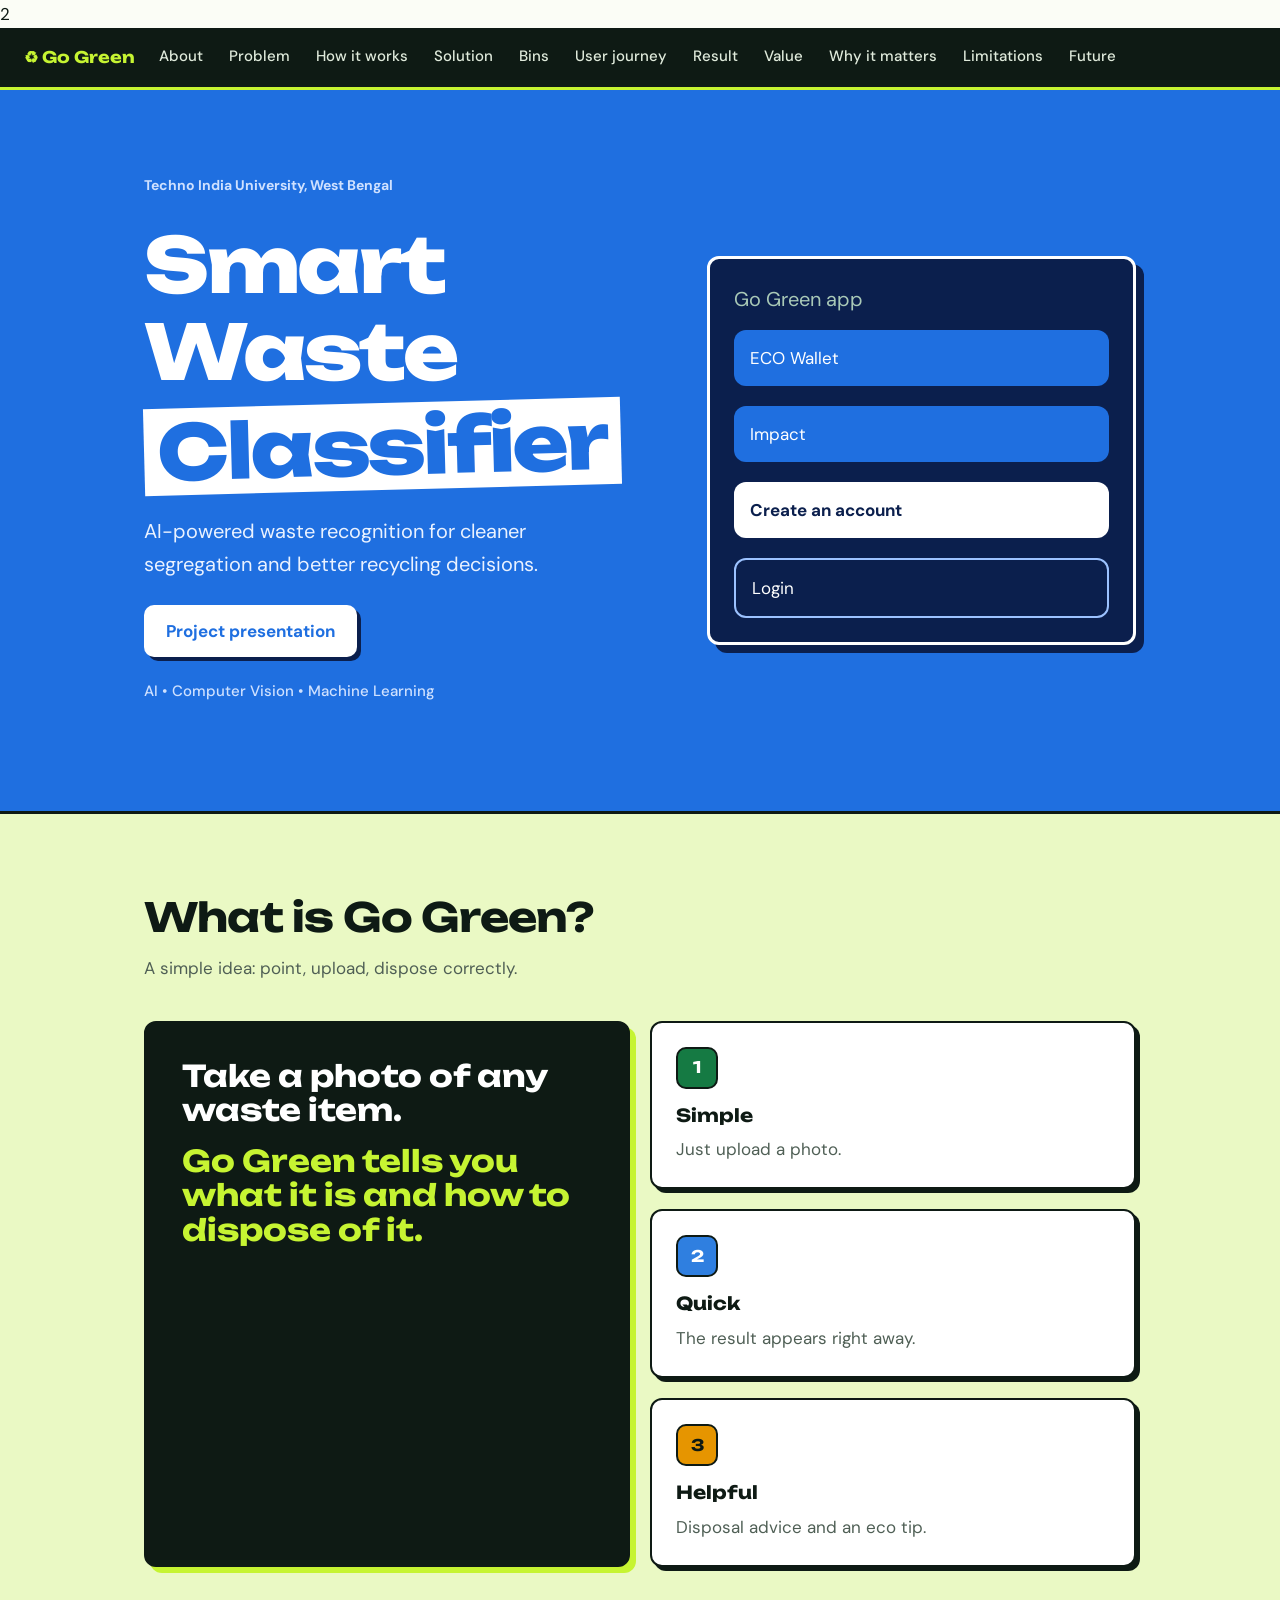
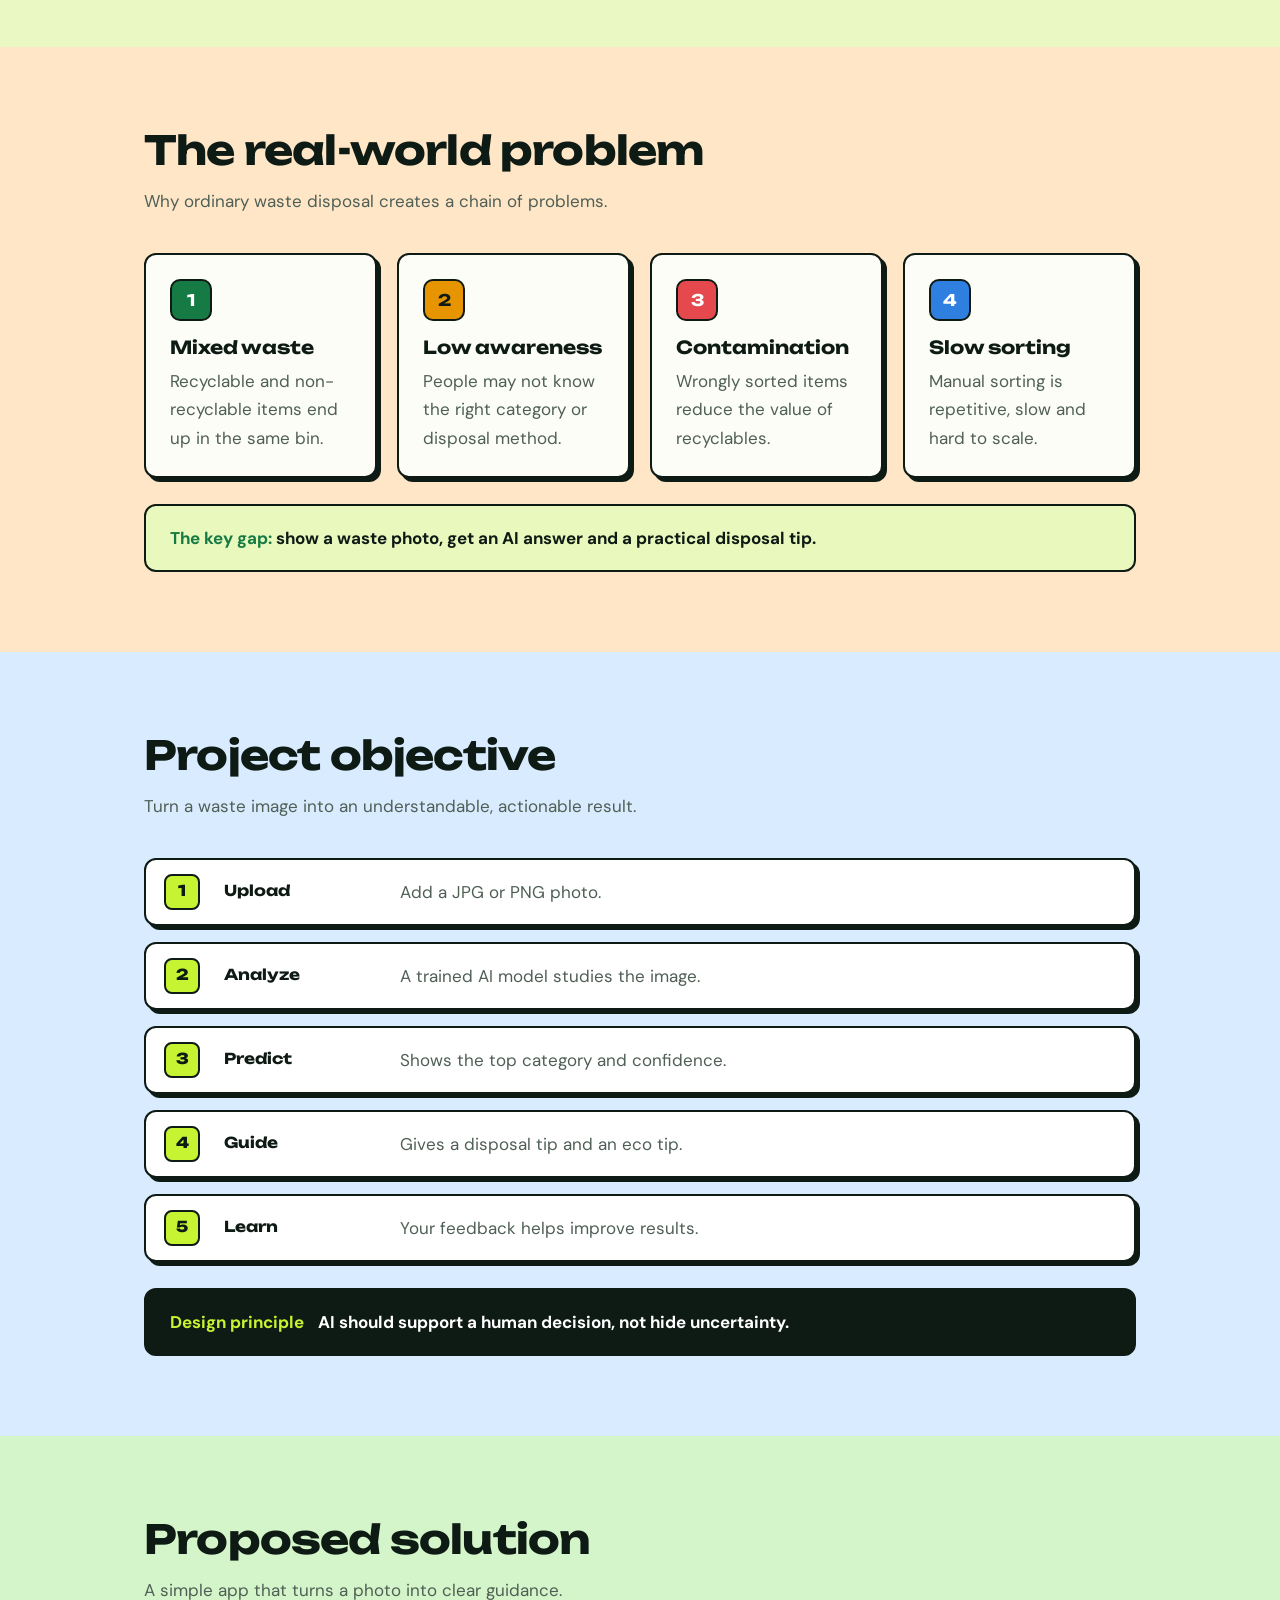
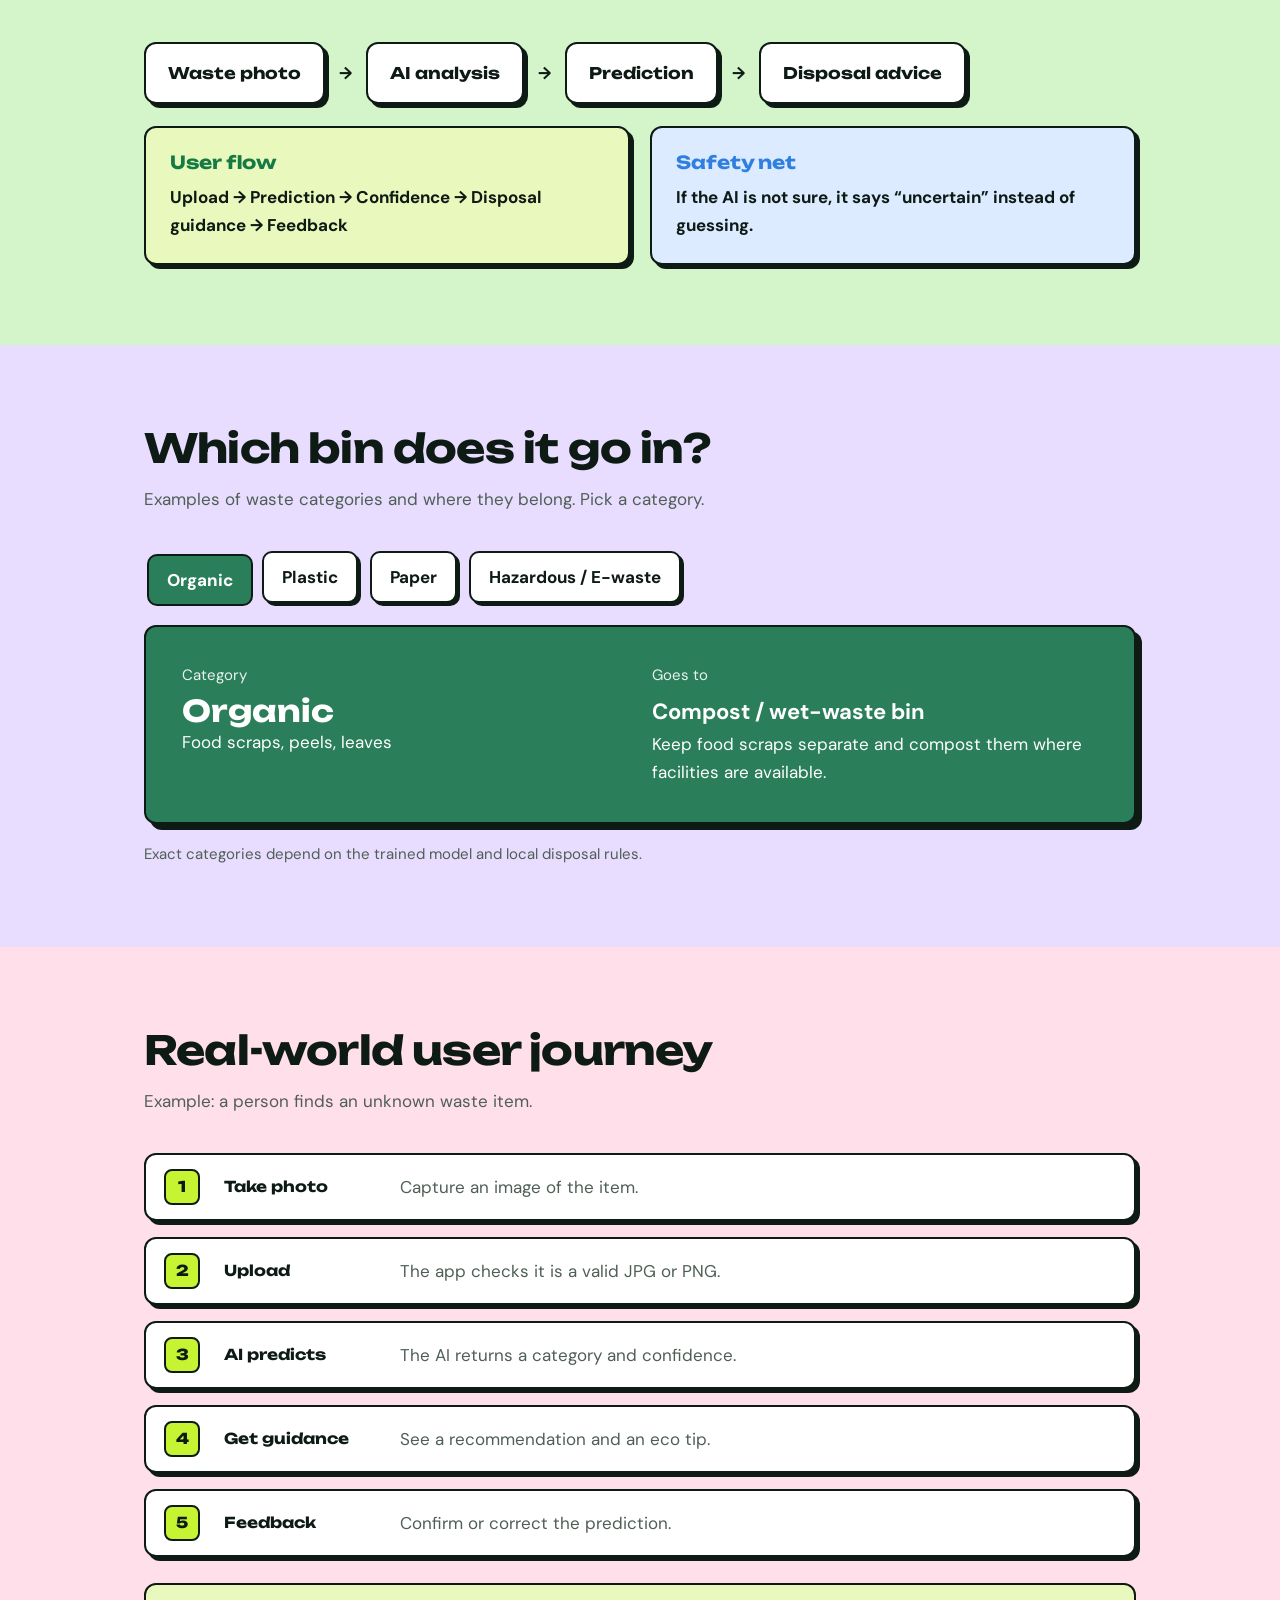
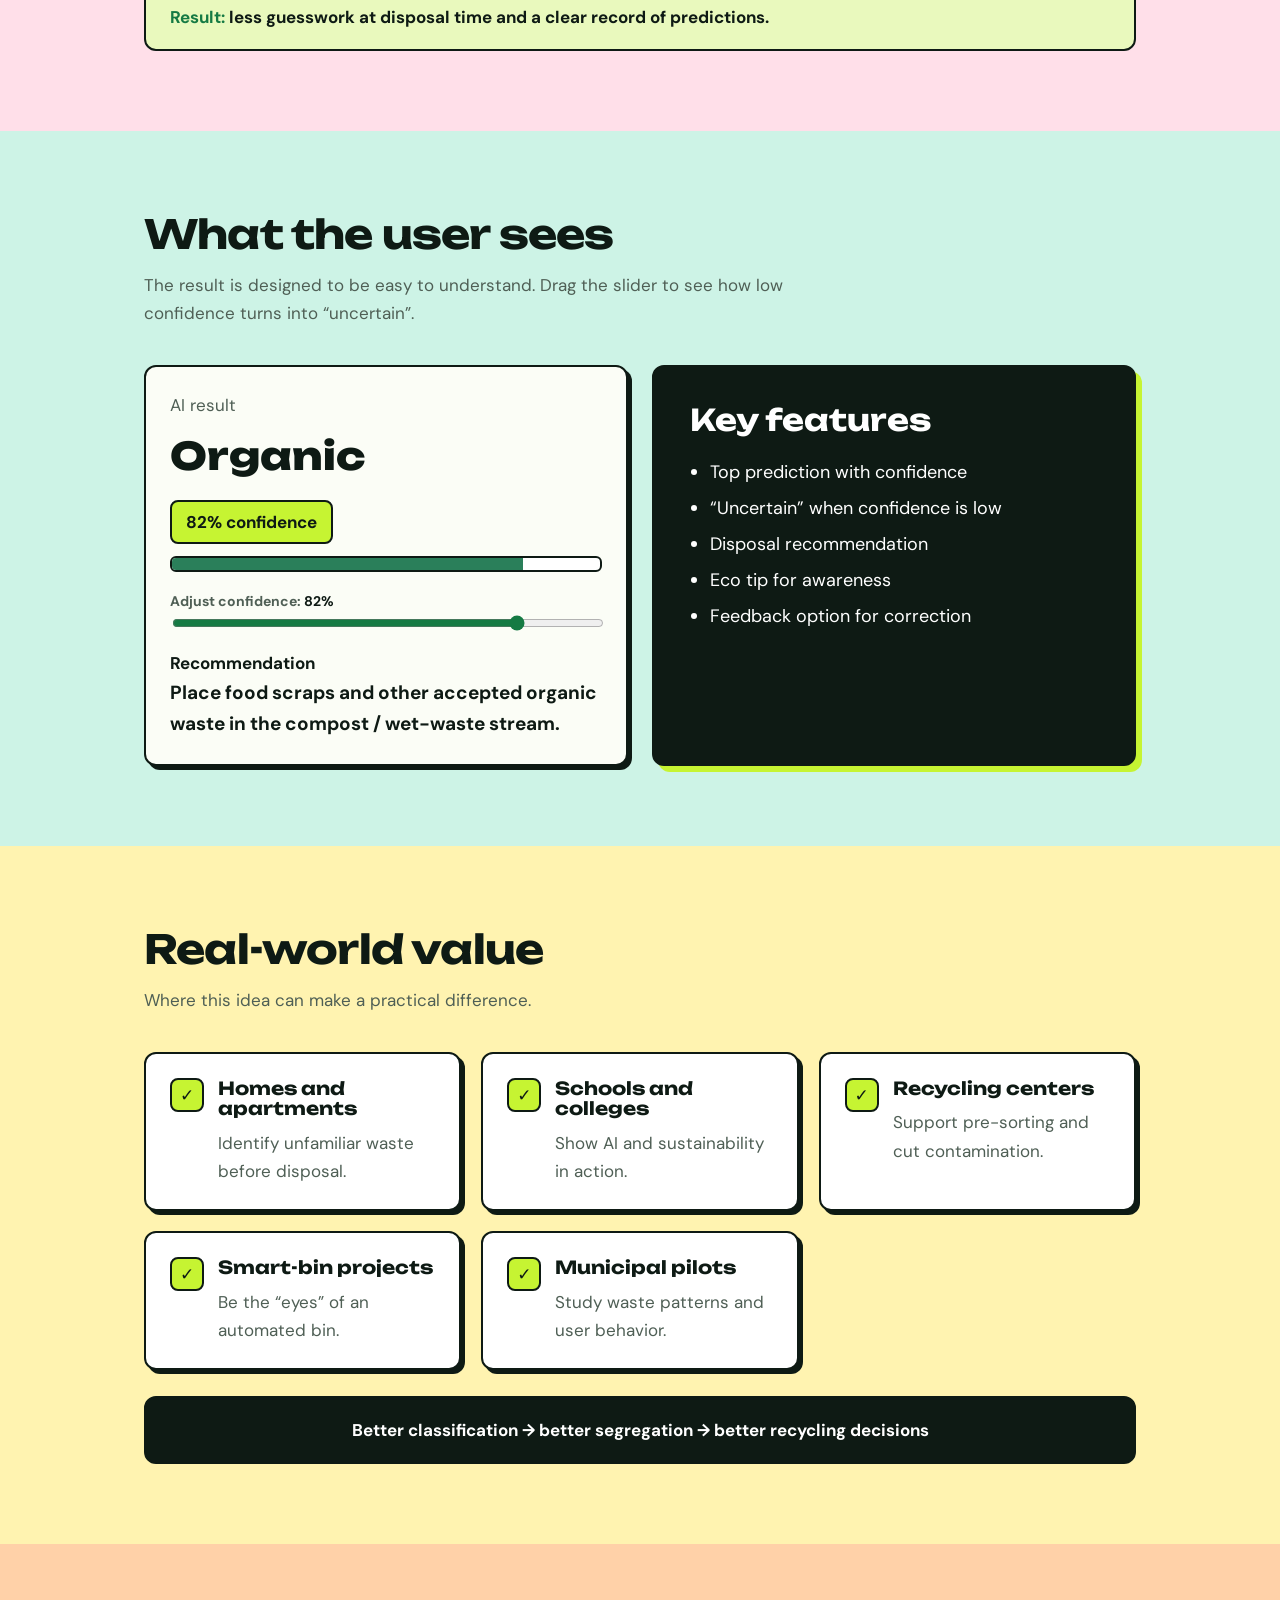
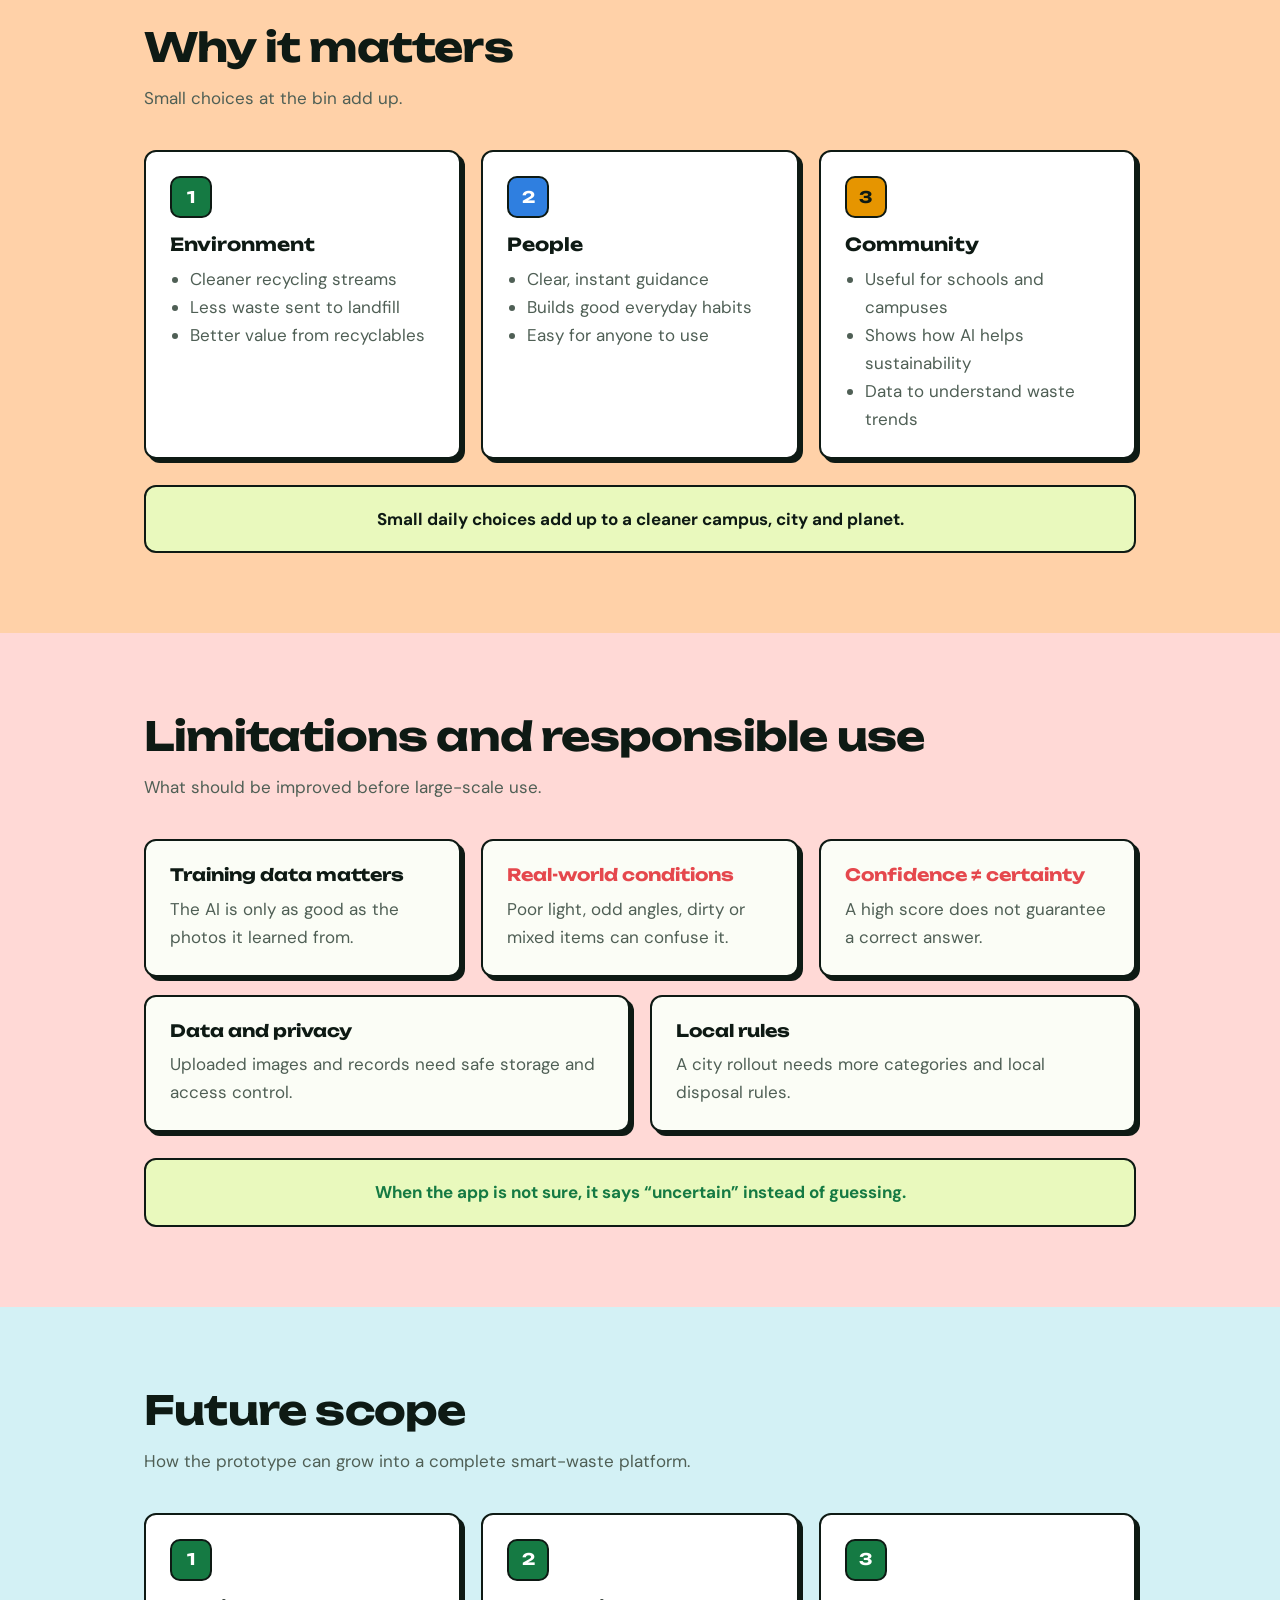
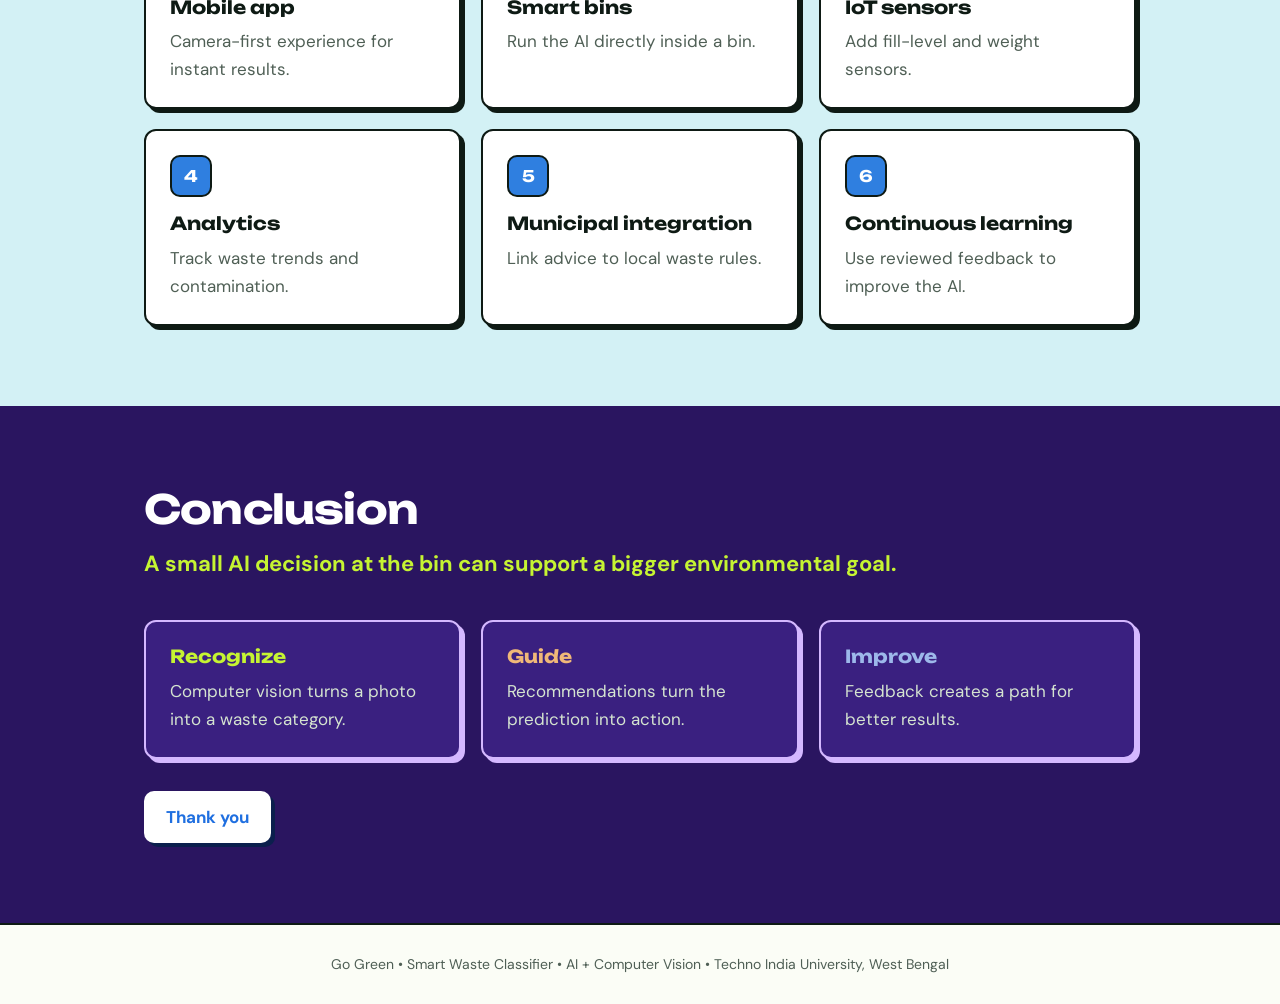
<file: index.html>
2<!DOCTYPE html>
<html lang="en">
<head>
<meta charset="utf-8">
<meta name="viewport" content="width=device-width, initial-scale=1, viewport-fit=cover">
<title>Go Green: Smart Waste Classifier</title>
<link rel="stylesheet" href="EVS.CSS">
</head>
<body>
<nav><b>♻ Go Green</b><a href="#about">About</a><a href="#problem">Problem</a><a href="#how">How it works</a><a href="#solution">Solution</a><a href="#bins">Bins</a><a href="#journey">User journey</a><a href="#result">Result</a><a href="#value">Value</a><a href="#matters">Why it matters</a><a href="#limits">Limitations</a><a href="#future">Future</a></nav>

<header class="hero"><div class="wrap">
<div>
<p class="uni" style="margin-top:0">Techno India University, West Bengal</p>
<h1>Smart Waste <span>Classifier</span></h1>
<p>AI-powered waste recognition for cleaner segregation and better recycling decisions.</p>
<span class="badge">Project presentation</span>
<p class="tags" style="margin-top:22px">AI • Computer Vision • Machine Learning</p>
</div>
<div class="card" style="background:#1d4a39;border-color:transparent;color:#fff">
<p style="color:#a9c9b7;margin:0">Go Green app</p>
<div class="grid" style="margin-top:14px">
<div style="background:#1f6fe0;border-radius:12px;padding:14px 16px">ECO Wallet</div>
<div style="background:#1f6fe0;border-radius:12px;padding:14px 16px">Impact</div>
<div style="background:#fff;color:#0b1f4d;border-radius:12px;padding:14px 16px;font-weight:700">Create an account</div>
<div style="border:2px solid #9cc2ff;border-radius:12px;padding:14px 16px">Login</div>
</div>
</div>
</div></header>

<section id="about"><div class="wrap">
<h2>What is Go Green?</h2>
<p class="sub">A simple idea: point, upload, dispose correctly.</p>
<div class="grid g2" style="align-items:stretch">
<div class="big"><h3>Take a photo of any waste item.</h3><h3>Go Green tells you what it is and how to dispose of it.</h3></div>
<div class="grid">
<div class="card"><div class="dot c-g">1</div><h3>Simple</h3><p>Just upload a photo.</p></div>
<div class="card"><div class="dot c-b">2</div><h3>Quick</h3><p>The result appears right away.</p></div>
<div class="card"><div class="dot c-a">3</div><h3>Helpful</h3><p>Disposal advice and an eco tip.</p></div>
</div></div>
</div></section>

<section id="problem" style="background:var(--surface)"><div class="wrap">
<h2>The real-world problem</h2>
<p class="sub">Why ordinary waste disposal creates a chain of problems.</p>
<div class="grid g4">
<div class="card" style="background:var(--bg)"><div class="dot c-g">1</div><h3>Mixed waste</h3><p>Recyclable and non-recyclable items end up in the same bin.</p></div>
<div class="card" style="background:var(--bg)"><div class="dot c-a">2</div><h3>Low awareness</h3><p>People may not know the right category or disposal method.</p></div>
<div class="card" style="background:var(--bg)"><div class="dot c-r">3</div><h3>Contamination</h3><p>Wrongly sorted items reduce the value of recyclables.</p></div>
<div class="card" style="background:var(--bg)"><div class="dot c-b">4</div><h3>Slow sorting</h3><p>Manual sorting is repetitive, slow and hard to scale.</p></div>
</div>
<div class="band"><em>The key gap:</em> show a waste photo, get an AI answer and a practical disposal tip.</div>
</div></section>

<section id="how"><div class="wrap">
<h2>Project objective</h2>
<p class="sub">Turn a waste image into an understandable, actionable result.</p>
<ol class="steps">
<li><strong>Upload</strong><span>Add a JPG or PNG photo.</span></li>
<li><strong>Analyze</strong><span>A trained AI model studies the image.</span></li>
<li><strong>Predict</strong><span>Shows the top category and confidence.</span></li>
<li><strong>Guide</strong><span>Gives a disposal tip and an eco tip.</span></li>
<li><strong>Learn</strong><span>Your feedback helps improve results.</span></li>
</ol>
<div class="band dark-band"><span style="color:var(--mint);margin-right:14px">Design principle</span>AI should support a human decision, not hide uncertainty.</div>

</div></section>
<section id="solution"><div class="wrap">
<h2>Proposed solution</h2>
<p class="sub">A simple app that turns a photo into clear guidance.</p>
<div class="flow"><div class="card">Waste photo</div><i>→</i><div class="card">AI analysis</div><i>→</i><div class="card">Prediction</div><i>→</i><div class="card">Disposal advice</div></div>
<div class="grid g2" style="margin-top:22px">
<div class="card" style="background:var(--tint)"><h3 style="color:var(--green)">User flow</h3><p style="color:var(--ink);font-weight:700">Upload → Prediction → Confidence → Disposal guidance → Feedback</p></div>
<div class="card" style="background:var(--tint2)"><h3 style="color:var(--blue)">Safety net</h3><p style="color:var(--ink);font-weight:700">If the AI is not sure, it says “uncertain” instead of guessing.</p></div>
</div>
</div></section>

<section id="bins" style="background:var(--surface)"><div class="wrap">
<h2>Which bin does it go in?</h2>
<p class="sub">Examples of waste categories and where they belong. Pick a category.</p>
<div class="tabs" role="tablist" aria-label="Waste categories" id="tabs"></div>
<div class="bin" id="binCard" role="tabpanel" aria-live="polite" aria-label="Selected waste category"></div>
<p class="note">Exact categories depend on the trained model and local disposal rules.</p>
</div></section>

<section id="journey"><div class="wrap">
<h2>Real-world user journey</h2>
<p class="sub">Example: a person finds an unknown waste item.</p>
<ol class="steps">
<li><strong>Take photo</strong><span>Capture an image of the item.</span></li>
<li><strong>Upload</strong><span>The app checks it is a valid JPG or PNG.</span></li>
<li><strong>AI predicts</strong><span>The AI returns a category and confidence.</span></li>
<li><strong>Get guidance</strong><span>See a recommendation and an eco tip.</span></li>
<li><strong>Feedback</strong><span>Confirm or correct the prediction.</span></li>
</ol>
<div class="band"><em>Result:</em> less guesswork at disposal time and a clear record of predictions.</div>
</div></section>

<section id="result" style="background:var(--surface)"><div class="wrap">
<h2>What the user sees</h2>
<p class="sub">The result is designed to be easy to understand. Drag the slider to see how low confidence turns into “uncertain”.</p>
<div class="result">
<div class="card" style="background:var(--bg)">
<p>AI result</p>
<div class="res-name" id="rn">Organic</div>
<span class="conf" id="rc">82% confidence</span>
<div class="meter"><div id="rm"></div></div>
<label class="range-label" for="rs">Adjust confidence: <span id="rangeValue">82%</span></label><input type="range" min="10" max="99" value="82" id="rs" aria-label="Confidence">
<p style="margin-top:16px"><b style="color:var(--ink)">Recommendation</b></p>
<p id="rr" style="color:var(--ink);font-weight:700;font-size:19px">Place in the appropriate recyclable-waste stream.</p>
</div>
<div class="big"><h3 style="color:#fff;margin:0 0 16px">Key features</h3>
<ul class="plain" style="line-height:2;font-size:18px"><li>Top prediction with confidence</li><li>“Uncertain” when confidence is low</li><li>Disposal recommendation</li><li>Eco tip for awareness</li><li>Feedback option for correction</li></ul></div>
</div>
</div></section>

<section id="value"><div class="wrap">
<h2>Real-world value</h2>
<p class="sub">Where this idea can make a practical difference.</p>
<div class="grid g3">
<div class="card check"><div><h3>Homes and apartments</h3><p>Identify unfamiliar waste before disposal.</p></div></div>
<div class="card check"><div><h3>Schools and colleges</h3><p>Show AI and sustainability in action.</p></div></div>
<div class="card check"><div><h3>Recycling centers</h3><p>Support pre-sorting and cut contamination.</p></div></div>
<div class="card check"><div><h3>Smart-bin projects</h3><p>Be the “eyes” of an automated bin.</p></div></div>
<div class="card check"><div><h3>Municipal pilots</h3><p>Study waste patterns and user behavior.</p></div></div>
</div>
<div class="band dark-band" style="text-align:center">Better classification → better segregation → better recycling decisions</div>

</div></section>
<section id="matters"><div class="wrap">
<h2>Why it matters</h2>
<p class="sub">Small choices at the bin add up.</p>
<div class="grid g3">
<div class="card"><div class="dot c-g">1</div><h3>Environment</h3><ul class="plain"><li>Cleaner recycling streams</li><li>Less waste sent to landfill</li><li>Better value from recyclables</li></ul></div>
<div class="card"><div class="dot c-b">2</div><h3>People</h3><ul class="plain"><li>Clear, instant guidance</li><li>Builds good everyday habits</li><li>Easy for anyone to use</li></ul></div>
<div class="card"><div class="dot c-a">3</div><h3>Community</h3><ul class="plain"><li>Useful for schools and campuses</li><li>Shows how AI helps sustainability</li><li>Data to understand waste trends</li></ul></div>
</div>
<div class="band" style="text-align:center">Small daily choices add up to a cleaner campus, city and planet.</div>
</div></section>

<section id="limits" style="background:var(--surface)"><div class="wrap lim">
<h2>Limitations and responsible use</h2>
<p class="sub">What should be improved before large-scale use.</p>
<div class="grid g3">
<div class="card" style="background:var(--bg)"><h3>Training data matters</h3><p>The AI is only as good as the photos it learned from.</p></div>
<div class="card warn" style="background:var(--bg)"><h3>Real-world conditions</h3><p>Poor light, odd angles, dirty or mixed items can confuse it.</p></div>
<div class="card warn" style="background:var(--bg)"><h3>Confidence ≠ certainty</h3><p>A high score does not guarantee a correct answer.</p></div>
</div>
<div class="grid g2" style="margin-top:18px">
<div class="card" style="background:var(--bg)"><h3>Data and privacy</h3><p>Uploaded images and records need safe storage and access control.</p></div>
<div class="card" style="background:var(--bg)"><h3>Local rules</h3><p>A city rollout needs more categories and local disposal rules.</p></div>
</div>
<div class="band" style="text-align:center"><em>When the app is not sure, it says “uncertain” instead of guessing.</em></div>
</div></section>

<section id="future"><div class="wrap">
<h2>Future scope</h2>
<p class="sub">How the prototype can grow into a complete smart-waste platform.</p>
<div class="grid g3">
<div class="card"><div class="dot c-g">1</div><h3>Mobile app</h3><p>Camera-first experience for instant results.</p></div>
<div class="card"><div class="dot c-g">2</div><h3>Smart bins</h3><p>Run the AI directly inside a bin.</p></div>
<div class="card"><div class="dot c-g">3</div><h3>IoT sensors</h3><p>Add fill-level and weight sensors.</p></div>
<div class="card"><div class="dot c-b">4</div><h3>Analytics</h3><p>Track waste trends and contamination.</p></div>
<div class="card"><div class="dot c-b">5</div><h3>Municipal integration</h3><p>Link advice to local waste rules.</p></div>
<div class="card"><div class="dot c-b">6</div><h3>Continuous learning</h3><p>Use reviewed feedback to improve the AI.</p></div>
</div>
</div></section>

<section class="cta"><div class="wrap">
<h2>Conclusion</h2>
<p class="sub">A small AI decision at the bin can support a bigger environmental goal.</p>
<div class="grid g3">
<div class="card"><h3 style="color:var(--mint)">Recognize</h3><p>Computer vision turns a photo into a waste category.</p></div>
<div class="card"><h3 style="color:#f0b878">Guide</h3><p>Recommendations turn the prediction into action.</p></div>
<div class="card"><h3 style="color:#9db8ea">Improve</h3><p>Feedback creates a path for better results.</p></div>
</div>
<p style="margin-top:32px"><span class="badge">Thank you</span></p>
</div></section>
<footer>Go Green • Smart Waste Classifier • AI + Computer Vision • Techno India University, West Bengal</footer>

<script src="EVS.JS" defer></script>
</body>
</html>
</file>
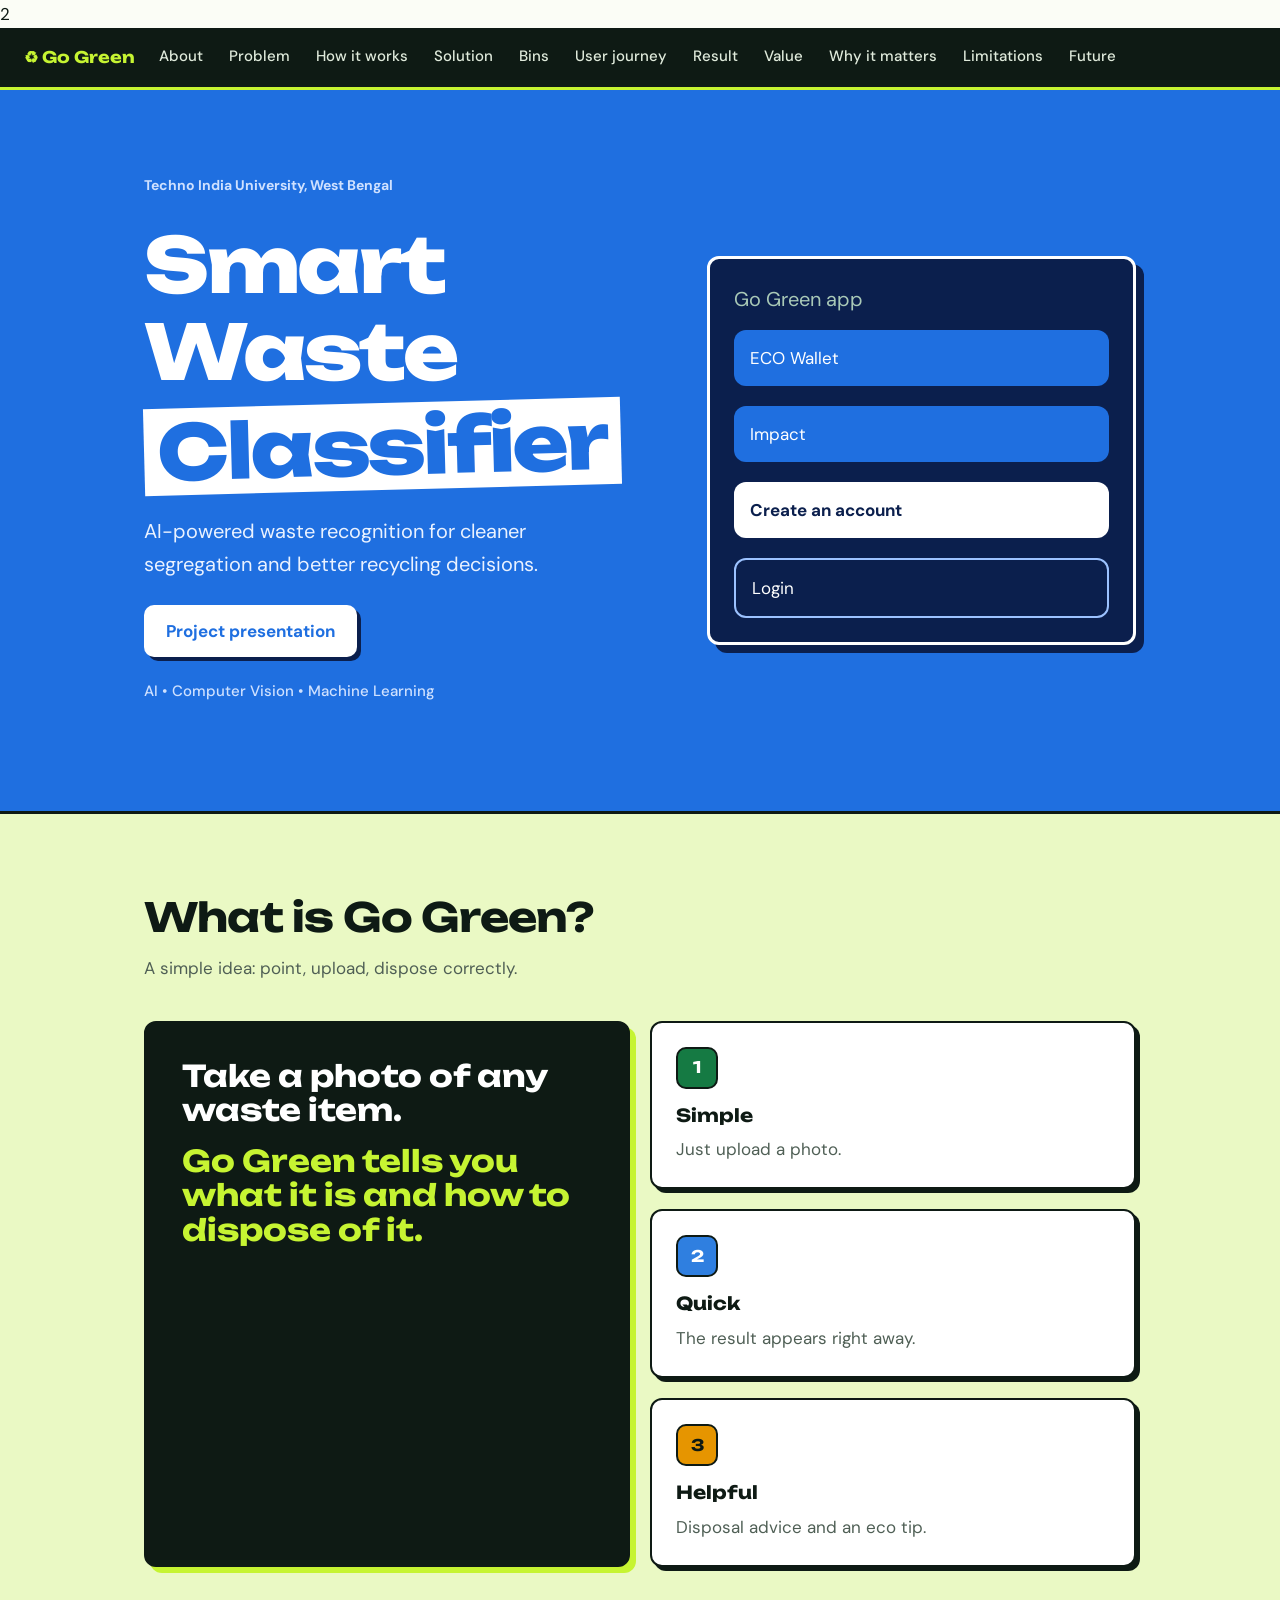
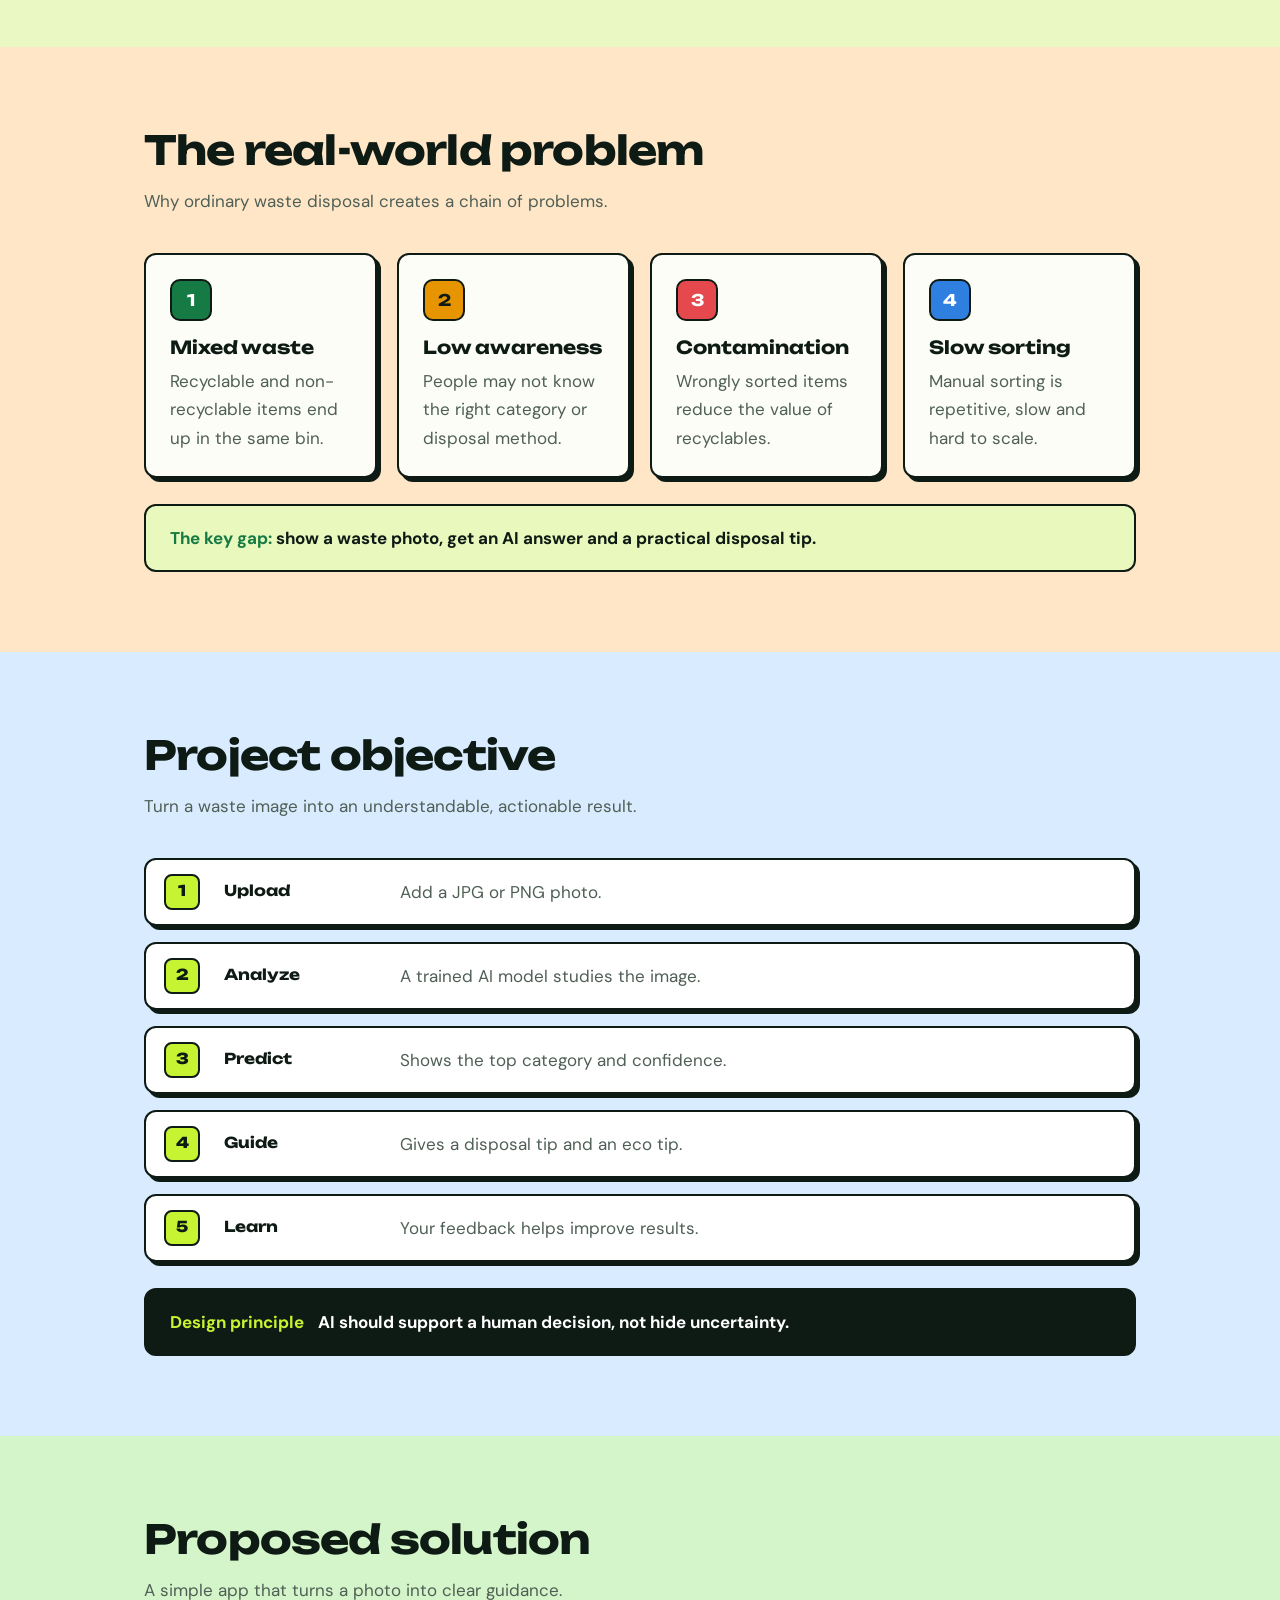
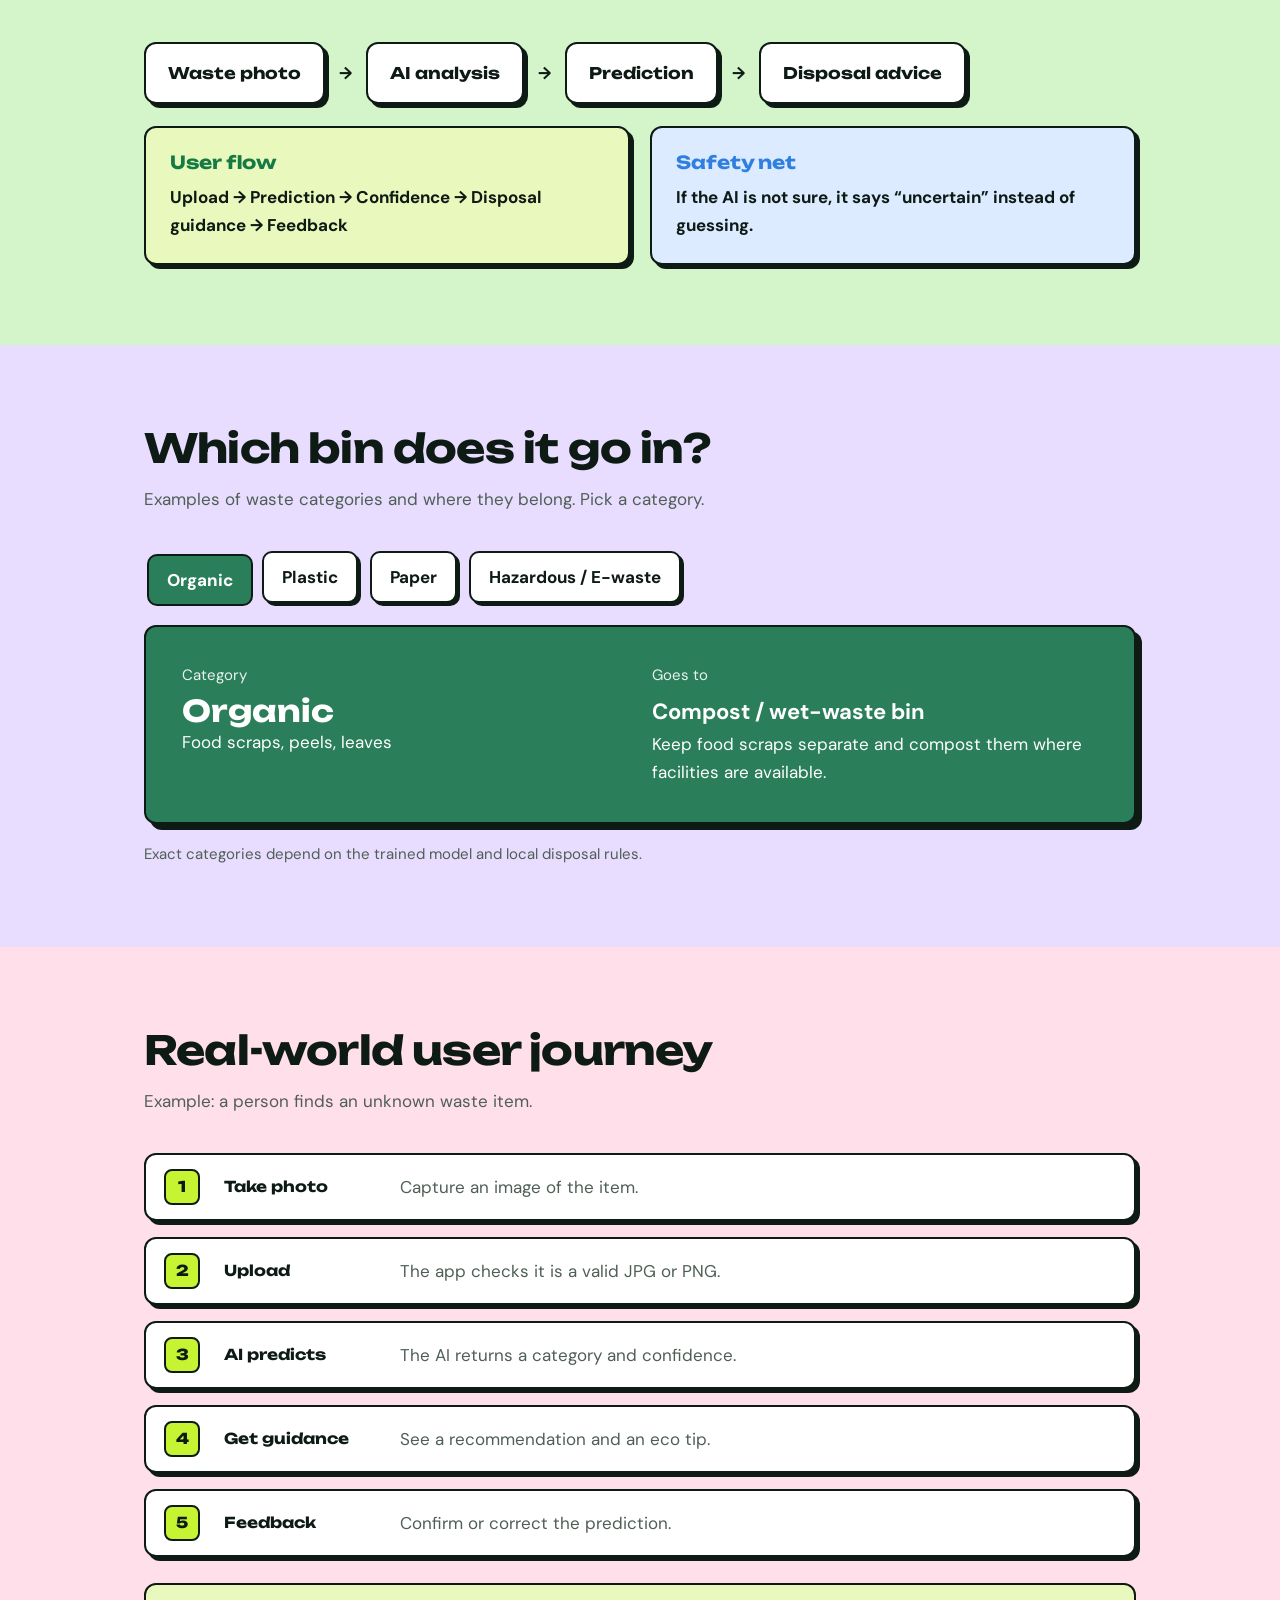
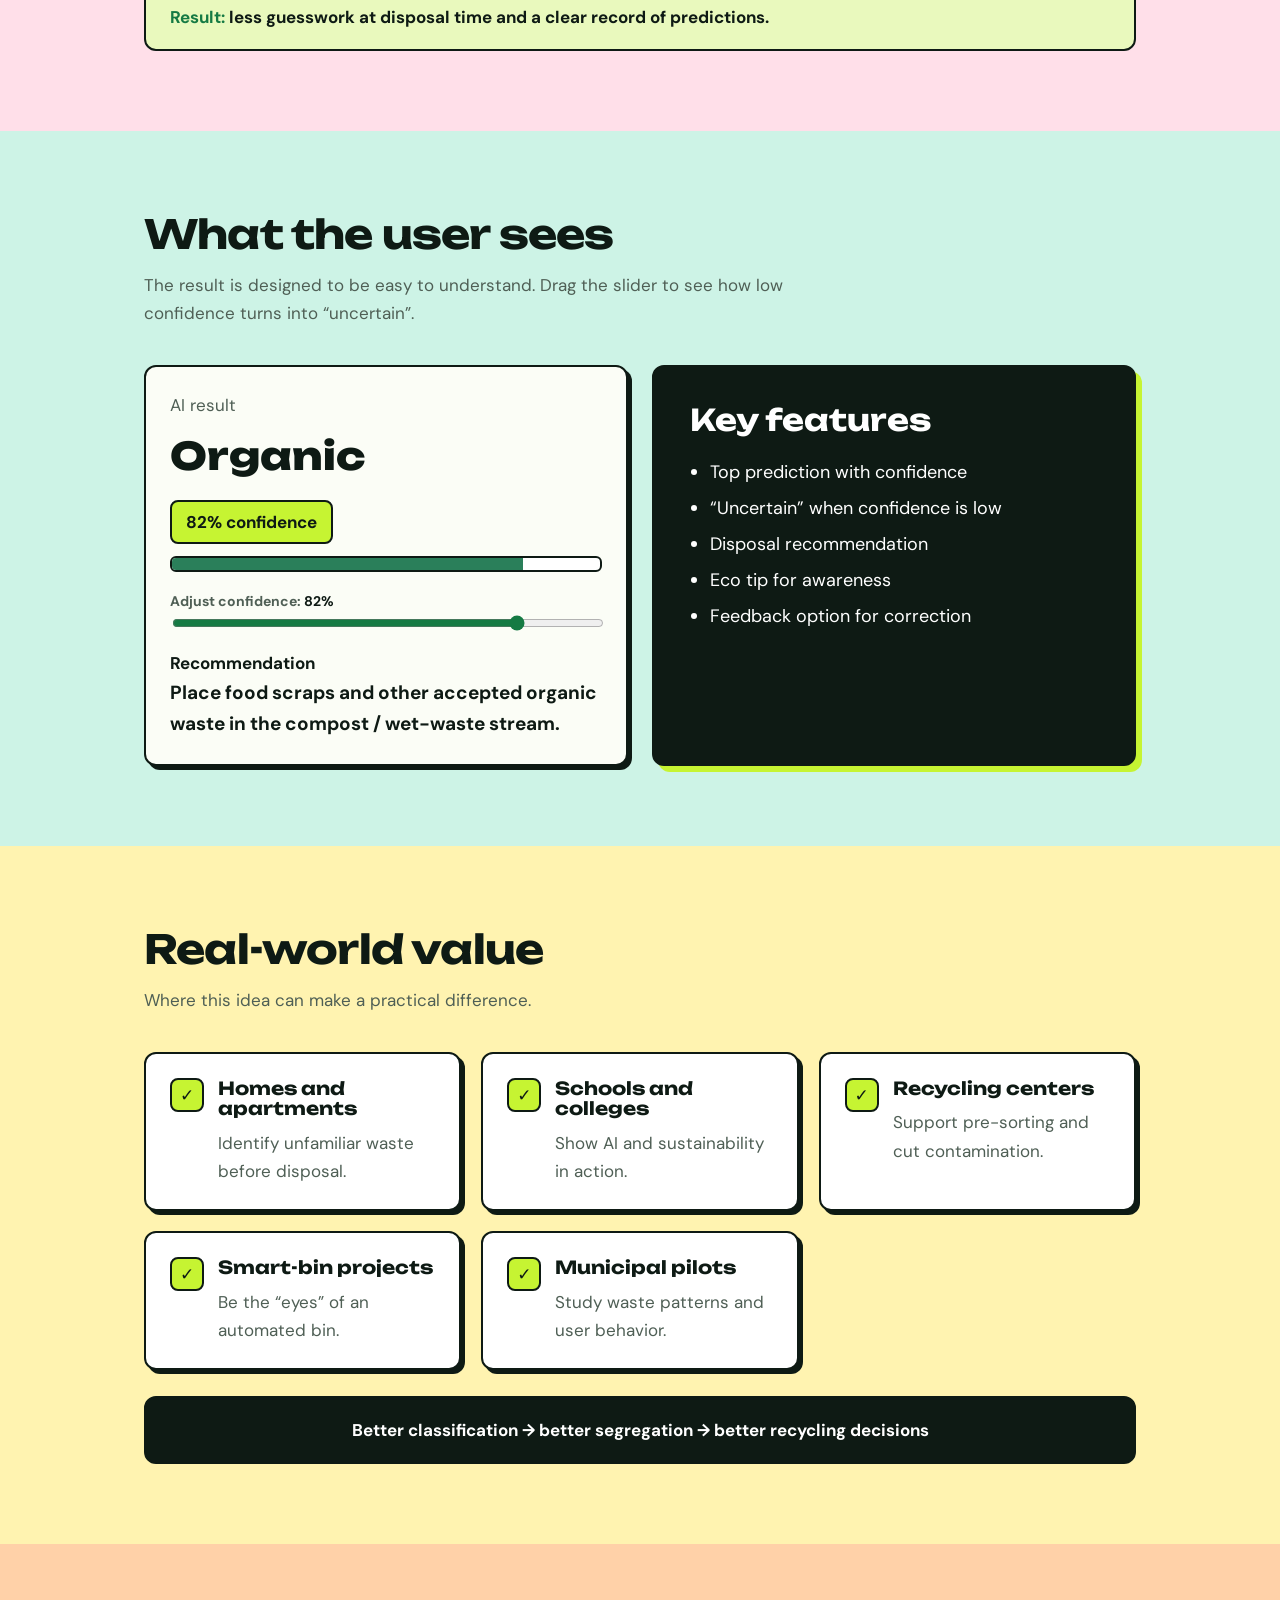
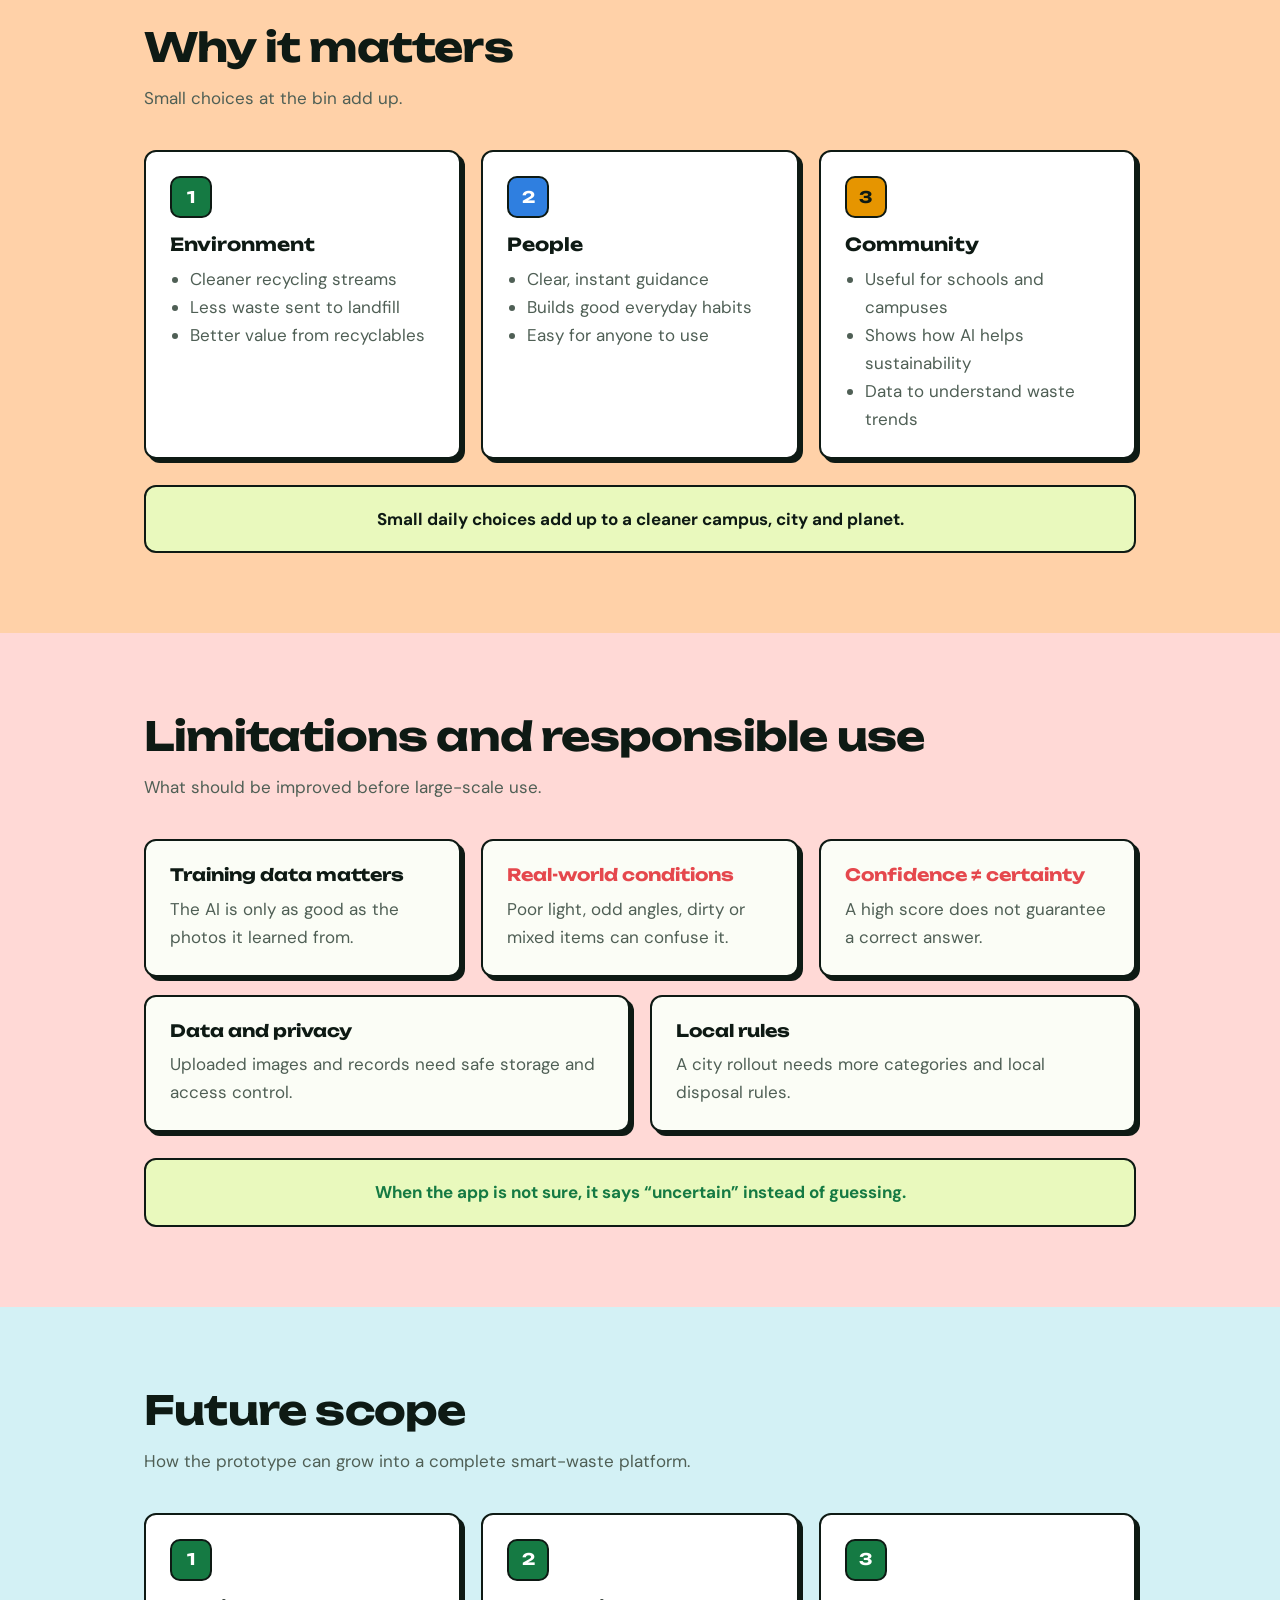
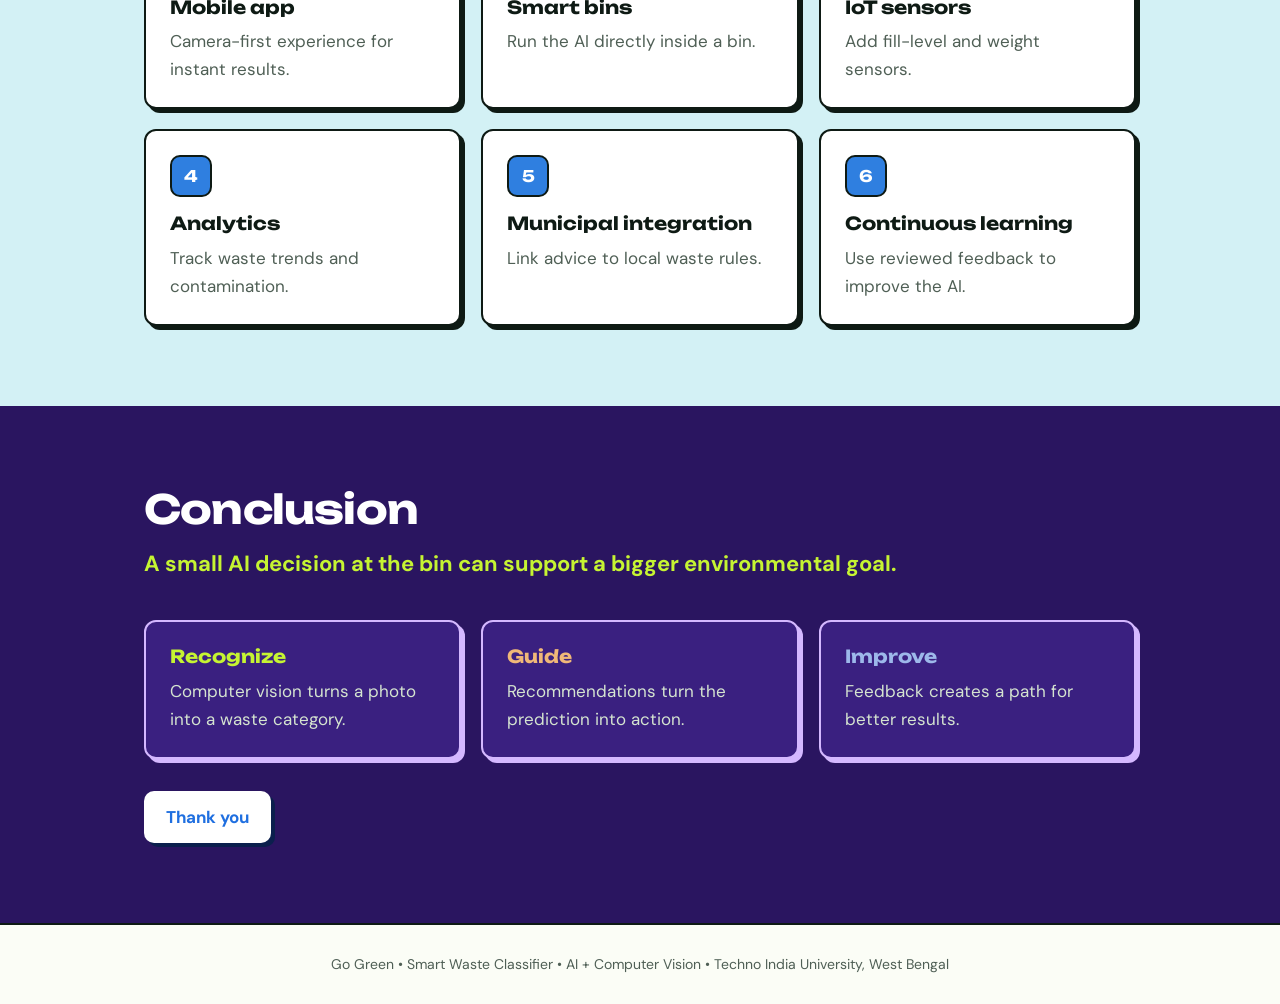
<file: EVS.html>
2<!DOCTYPE html>
<html lang="en">
<head>
<meta charset="utf-8">
<meta name="viewport" content="width=device-width, initial-scale=1, viewport-fit=cover">
<title>Go Green: Smart Waste Classifier</title>
<link rel="stylesheet" href="EVS.CSS">
</head>
<body>
<nav><b>♻ Go Green</b><a href="#about">About</a><a href="#problem">Problem</a><a href="#how">How it works</a><a href="#solution">Solution</a><a href="#bins">Bins</a><a href="#journey">User journey</a><a href="#result">Result</a><a href="#value">Value</a><a href="#matters">Why it matters</a><a href="#limits">Limitations</a><a href="#future">Future</a></nav>

<header class="hero"><div class="wrap">
<div>
<p class="uni" style="margin-top:0">Techno India University, West Bengal</p>
<h1>Smart Waste <span>Classifier</span></h1>
<p>AI-powered waste recognition for cleaner segregation and better recycling decisions.</p>
<span class="badge">Project presentation</span>
<p class="tags" style="margin-top:22px">AI • Computer Vision • Machine Learning</p>
</div>
<div class="card" style="background:#1d4a39;border-color:transparent;color:#fff">
<p style="color:#a9c9b7;margin:0">Go Green app</p>
<div class="grid" style="margin-top:14px">
<div style="background:#1f6fe0;border-radius:12px;padding:14px 16px">ECO Wallet</div>
<div style="background:#1f6fe0;border-radius:12px;padding:14px 16px">Impact</div>
<div style="background:#fff;color:#0b1f4d;border-radius:12px;padding:14px 16px;font-weight:700">Create an account</div>
<div style="border:2px solid #9cc2ff;border-radius:12px;padding:14px 16px">Login</div>
</div>
</div>
</div></header>

<section id="about"><div class="wrap">
<h2>What is Go Green?</h2>
<p class="sub">A simple idea: point, upload, dispose correctly.</p>
<div class="grid g2" style="align-items:stretch">
<div class="big"><h3>Take a photo of any waste item.</h3><h3>Go Green tells you what it is and how to dispose of it.</h3></div>
<div class="grid">
<div class="card"><div class="dot c-g">1</div><h3>Simple</h3><p>Just upload a photo.</p></div>
<div class="card"><div class="dot c-b">2</div><h3>Quick</h3><p>The result appears right away.</p></div>
<div class="card"><div class="dot c-a">3</div><h3>Helpful</h3><p>Disposal advice and an eco tip.</p></div>
</div></div>
</div></section>

<section id="problem" style="background:var(--surface)"><div class="wrap">
<h2>The real-world problem</h2>
<p class="sub">Why ordinary waste disposal creates a chain of problems.</p>
<div class="grid g4">
<div class="card" style="background:var(--bg)"><div class="dot c-g">1</div><h3>Mixed waste</h3><p>Recyclable and non-recyclable items end up in the same bin.</p></div>
<div class="card" style="background:var(--bg)"><div class="dot c-a">2</div><h3>Low awareness</h3><p>People may not know the right category or disposal method.</p></div>
<div class="card" style="background:var(--bg)"><div class="dot c-r">3</div><h3>Contamination</h3><p>Wrongly sorted items reduce the value of recyclables.</p></div>
<div class="card" style="background:var(--bg)"><div class="dot c-b">4</div><h3>Slow sorting</h3><p>Manual sorting is repetitive, slow and hard to scale.</p></div>
</div>
<div class="band"><em>The key gap:</em> show a waste photo, get an AI answer and a practical disposal tip.</div>
</div></section>

<section id="how"><div class="wrap">
<h2>Project objective</h2>
<p class="sub">Turn a waste image into an understandable, actionable result.</p>
<ol class="steps">
<li><strong>Upload</strong><span>Add a JPG or PNG photo.</span></li>
<li><strong>Analyze</strong><span>A trained AI model studies the image.</span></li>
<li><strong>Predict</strong><span>Shows the top category and confidence.</span></li>
<li><strong>Guide</strong><span>Gives a disposal tip and an eco tip.</span></li>
<li><strong>Learn</strong><span>Your feedback helps improve results.</span></li>
</ol>
<div class="band dark-band"><span style="color:var(--mint);margin-right:14px">Design principle</span>AI should support a human decision, not hide uncertainty.</div>

</div></section>
<section id="solution"><div class="wrap">
<h2>Proposed solution</h2>
<p class="sub">A simple app that turns a photo into clear guidance.</p>
<div class="flow"><div class="card">Waste photo</div><i>→</i><div class="card">AI analysis</div><i>→</i><div class="card">Prediction</div><i>→</i><div class="card">Disposal advice</div></div>
<div class="grid g2" style="margin-top:22px">
<div class="card" style="background:var(--tint)"><h3 style="color:var(--green)">User flow</h3><p style="color:var(--ink);font-weight:700">Upload → Prediction → Confidence → Disposal guidance → Feedback</p></div>
<div class="card" style="background:var(--tint2)"><h3 style="color:var(--blue)">Safety net</h3><p style="color:var(--ink);font-weight:700">If the AI is not sure, it says “uncertain” instead of guessing.</p></div>
</div>
</div></section>

<section id="bins" style="background:var(--surface)"><div class="wrap">
<h2>Which bin does it go in?</h2>
<p class="sub">Examples of waste categories and where they belong. Pick a category.</p>
<div class="tabs" role="tablist" aria-label="Waste categories" id="tabs"></div>
<div class="bin" id="binCard" role="tabpanel" aria-live="polite" aria-label="Selected waste category"></div>
<p class="note">Exact categories depend on the trained model and local disposal rules.</p>
</div></section>

<section id="journey"><div class="wrap">
<h2>Real-world user journey</h2>
<p class="sub">Example: a person finds an unknown waste item.</p>
<ol class="steps">
<li><strong>Take photo</strong><span>Capture an image of the item.</span></li>
<li><strong>Upload</strong><span>The app checks it is a valid JPG or PNG.</span></li>
<li><strong>AI predicts</strong><span>The AI returns a category and confidence.</span></li>
<li><strong>Get guidance</strong><span>See a recommendation and an eco tip.</span></li>
<li><strong>Feedback</strong><span>Confirm or correct the prediction.</span></li>
</ol>
<div class="band"><em>Result:</em> less guesswork at disposal time and a clear record of predictions.</div>
</div></section>

<section id="result" style="background:var(--surface)"><div class="wrap">
<h2>What the user sees</h2>
<p class="sub">The result is designed to be easy to understand. Drag the slider to see how low confidence turns into “uncertain”.</p>
<div class="result">
<div class="card" style="background:var(--bg)">
<p>AI result</p>
<div class="res-name" id="rn">Organic</div>
<span class="conf" id="rc">82% confidence</span>
<div class="meter"><div id="rm"></div></div>
<label class="range-label" for="rs">Adjust confidence: <span id="rangeValue">82%</span></label><input type="range" min="10" max="99" value="82" id="rs" aria-label="Confidence">
<p style="margin-top:16px"><b style="color:var(--ink)">Recommendation</b></p>
<p id="rr" style="color:var(--ink);font-weight:700;font-size:19px">Place in the appropriate recyclable-waste stream.</p>
</div>
<div class="big"><h3 style="color:#fff;margin:0 0 16px">Key features</h3>
<ul class="plain" style="line-height:2;font-size:18px"><li>Top prediction with confidence</li><li>“Uncertain” when confidence is low</li><li>Disposal recommendation</li><li>Eco tip for awareness</li><li>Feedback option for correction</li></ul></div>
</div>
</div></section>

<section id="value"><div class="wrap">
<h2>Real-world value</h2>
<p class="sub">Where this idea can make a practical difference.</p>
<div class="grid g3">
<div class="card check"><div><h3>Homes and apartments</h3><p>Identify unfamiliar waste before disposal.</p></div></div>
<div class="card check"><div><h3>Schools and colleges</h3><p>Show AI and sustainability in action.</p></div></div>
<div class="card check"><div><h3>Recycling centers</h3><p>Support pre-sorting and cut contamination.</p></div></div>
<div class="card check"><div><h3>Smart-bin projects</h3><p>Be the “eyes” of an automated bin.</p></div></div>
<div class="card check"><div><h3>Municipal pilots</h3><p>Study waste patterns and user behavior.</p></div></div>
</div>
<div class="band dark-band" style="text-align:center">Better classification → better segregation → better recycling decisions</div>

</div></section>
<section id="matters"><div class="wrap">
<h2>Why it matters</h2>
<p class="sub">Small choices at the bin add up.</p>
<div class="grid g3">
<div class="card"><div class="dot c-g">1</div><h3>Environment</h3><ul class="plain"><li>Cleaner recycling streams</li><li>Less waste sent to landfill</li><li>Better value from recyclables</li></ul></div>
<div class="card"><div class="dot c-b">2</div><h3>People</h3><ul class="plain"><li>Clear, instant guidance</li><li>Builds good everyday habits</li><li>Easy for anyone to use</li></ul></div>
<div class="card"><div class="dot c-a">3</div><h3>Community</h3><ul class="plain"><li>Useful for schools and campuses</li><li>Shows how AI helps sustainability</li><li>Data to understand waste trends</li></ul></div>
</div>
<div class="band" style="text-align:center">Small daily choices add up to a cleaner campus, city and planet.</div>
</div></section>

<section id="limits" style="background:var(--surface)"><div class="wrap lim">
<h2>Limitations and responsible use</h2>
<p class="sub">What should be improved before large-scale use.</p>
<div class="grid g3">
<div class="card" style="background:var(--bg)"><h3>Training data matters</h3><p>The AI is only as good as the photos it learned from.</p></div>
<div class="card warn" style="background:var(--bg)"><h3>Real-world conditions</h3><p>Poor light, odd angles, dirty or mixed items can confuse it.</p></div>
<div class="card warn" style="background:var(--bg)"><h3>Confidence ≠ certainty</h3><p>A high score does not guarantee a correct answer.</p></div>
</div>
<div class="grid g2" style="margin-top:18px">
<div class="card" style="background:var(--bg)"><h3>Data and privacy</h3><p>Uploaded images and records need safe storage and access control.</p></div>
<div class="card" style="background:var(--bg)"><h3>Local rules</h3><p>A city rollout needs more categories and local disposal rules.</p></div>
</div>
<div class="band" style="text-align:center"><em>When the app is not sure, it says “uncertain” instead of guessing.</em></div>
</div></section>

<section id="future"><div class="wrap">
<h2>Future scope</h2>
<p class="sub">How the prototype can grow into a complete smart-waste platform.</p>
<div class="grid g3">
<div class="card"><div class="dot c-g">1</div><h3>Mobile app</h3><p>Camera-first experience for instant results.</p></div>
<div class="card"><div class="dot c-g">2</div><h3>Smart bins</h3><p>Run the AI directly inside a bin.</p></div>
<div class="card"><div class="dot c-g">3</div><h3>IoT sensors</h3><p>Add fill-level and weight sensors.</p></div>
<div class="card"><div class="dot c-b">4</div><h3>Analytics</h3><p>Track waste trends and contamination.</p></div>
<div class="card"><div class="dot c-b">5</div><h3>Municipal integration</h3><p>Link advice to local waste rules.</p></div>
<div class="card"><div class="dot c-b">6</div><h3>Continuous learning</h3><p>Use reviewed feedback to improve the AI.</p></div>
</div>
</div></section>

<section class="cta"><div class="wrap">
<h2>Conclusion</h2>
<p class="sub">A small AI decision at the bin can support a bigger environmental goal.</p>
<div class="grid g3">
<div class="card"><h3 style="color:var(--mint)">Recognize</h3><p>Computer vision turns a photo into a waste category.</p></div>
<div class="card"><h3 style="color:#f0b878">Guide</h3><p>Recommendations turn the prediction into action.</p></div>
<div class="card"><h3 style="color:#9db8ea">Improve</h3><p>Feedback creates a path for better results.</p></div>
</div>
<p style="margin-top:32px"><span class="badge">Thank you</span></p>
</div></section>
<footer>Go Green • Smart Waste Classifier • AI + Computer Vision • Techno India University, West Bengal</footer>

<script src="EVS.JS" defer></script>
</body>
</html>
</file>
<file: EVS.CSS>
@import url('https://fonts.googleapis.com/css2?family=Unbounded:wght@500;700;800&family=DM+Sans:wght@400;500;700&display=swap');
:root{--bg:#fbfdf6;--surface:#fff;--ink:#0e1a14;--muted:#4f5f55;--line:#cfdcc9;--edge:#0e1a14;--forest:#0e1a14;--mint:#c6f432;--green:#157a43;--blue:#2f7fe0;--amber:#e69500;--red:#e5484d;--tint:#e9f9bd;--tint2:#dcebff;--radius:12px;--shadow:4px 4px 0 var(--edge);color-scheme:light}
@media (prefers-color-scheme:dark){:root:not([data-theme="light"]){--bg:#0b140f;--surface:#14231a;--ink:#eaf6e2;--muted:#a6b8ab;--line:#2c4637;--edge:#6f8f7a;--forest:#050c08;--tint:#24391b;--tint2:#17283a;--green:#5fd18a;color-scheme:dark}}
:root[data-theme="dark"]{--bg:#0b140f;--surface:#14231a;--ink:#eaf6e2;--muted:#a6b8ab;--line:#2c4637;--edge:#6f8f7a;--forest:#050c08;--tint:#24391b;--tint2:#17283a;--green:#5fd18a;color-scheme:dark}
:root{box-sizing:border-box;padding-top:env(safe-area-inset-top,0px);padding-bottom:env(safe-area-inset-bottom,0px)}
html{scroll-padding-top:calc(env(safe-area-inset-top,0px) + 64px);scroll-behavior:smooth}
*,*::before,*::after{box-sizing:inherit}
body{margin:0;background:var(--bg);color:var(--ink);font-family:'DM Sans',system-ui,sans-serif;line-height:1.65;font-size:17px}
h1,h2,h3{font-family:Unbounded,'DM Sans',sans-serif;line-height:1.15;margin:0}
p{margin:0}
body::before{content:"";position:fixed;inset:0 0 auto;height:env(safe-area-inset-top,0px);background:var(--forest);z-index:30}
nav{position:sticky;top:env(safe-area-inset-top,0px);z-index:20;background:var(--forest);color:#fff;display:flex;align-items:center;gap:22px;padding:12px 24px;overflow-x:auto;border-bottom:3px solid var(--mint)}
nav b{font-family:Unbounded,sans-serif;font-size:16px;color:var(--mint);white-space:nowrap}
nav a{color:#dfeadb;text-decoration:none;font-size:15px;font-weight:500;white-space:nowrap;padding:4px 2px;border-bottom:2px solid transparent}
nav a:hover,nav a:focus-visible{color:var(--mint);border-bottom-color:var(--mint)}
a:focus-visible,button:focus-visible,input:focus-visible{outline:3px solid var(--blue);outline-offset:3px}
.wrap{max-width:1040px;margin:0 auto;padding:0 24px}
section{padding:80px 0}
section h2{font-size:clamp(26px,4.4vw,40px);font-weight:700;letter-spacing:-.02em}
.sub{color:var(--muted);margin:14px 0 38px;max-width:60ch}
.hero{background:#1f6fe0;color:#fff;padding:84px 0;border-bottom:3px solid var(--forest)}
.hero .wrap{display:grid;grid-template-columns:1.2fr 1fr;gap:48px;align-items:center}
.hero h1{font-size:clamp(38px,7vw,76px);font-weight:800;letter-spacing:-.03em}
.hero h1 span{display:inline-block;background:#fff;color:#1f6fe0;padding:0 .18em;transform:rotate(-1.5deg);margin-top:.1em}
.hero p{color:#eaf2ff;font-size:20px;margin:24px 0;max-width:34ch}
.tags{color:#cfe1ff!important;font-size:15px!important;font-weight:500}
.badge{display:inline-block;background:#fff;color:#1f6fe0;font-weight:700;padding:12px 22px;border-radius:10px;box-shadow:4px 4px 0 #0b1f4d}
.uni{font-size:14px!important;color:#cfe1ff!important;font-weight:700;margin-bottom:28px}
.hero .card{background:#0b1f4d!important;box-shadow:8px 8px 0 #0b1f4d!important;border:3px solid #fff!important;border-radius:var(--radius)!important}
.grid{display:grid;gap:20px}
.g2{grid-template-columns:repeat(2,1fr)}.g3{grid-template-columns:repeat(3,1fr)}.g4{grid-template-columns:repeat(4,1fr)}
.card{background:var(--surface);border:2px solid var(--edge);border-radius:var(--radius);padding:24px;box-shadow:var(--shadow)}
.card h3{font-size:18px;margin-bottom:10px}
.card p,.card li{color:var(--muted)}
.dot{width:42px;height:42px;border-radius:10px;border:2px solid var(--edge);display:grid;place-items:center;color:#fff;font-weight:700;margin-bottom:16px;font-family:Unbounded,sans-serif;font-size:16px}
.c-g{background:#157a43}.c-b{background:var(--blue)}.c-a{background:var(--amber);color:#0e1a14}.c-r{background:var(--red)}
.big{background:var(--forest);color:#fff;border-radius:var(--radius);padding:36px;border:2px solid var(--edge);box-shadow:6px 6px 0 var(--mint)}
.big h3{font-size:clamp(22px,3.4vw,30px)}.big h3 + h3{color:var(--mint);margin-top:16px}
.band{margin-top:26px;border-radius:var(--radius);padding:18px 24px;background:var(--tint);font-weight:700;border:2px solid var(--edge)}
.band em{font-style:normal;color:var(--green)}
.dark .band,.dark-band{background:var(--forest);color:#fff;border-color:var(--forest)}
.flow{display:flex;flex-wrap:wrap;gap:14px;align-items:center}
.flow .card{padding:16px 22px;font-weight:700;font-family:Unbounded,sans-serif;font-size:16px}
.flow i{font-style:normal;color:var(--ink);font-weight:700}
.steps{counter-reset:s;display:grid;gap:16px;list-style:none;padding:0;margin:0}
.steps li{display:grid;grid-template-columns:44px 160px 1fr;gap:16px;align-items:center;background:var(--surface);border:2px solid var(--edge);border-radius:var(--radius);padding:14px 18px;box-shadow:var(--shadow)}
.steps li::before{counter-increment:s;content:counter(s);width:36px;height:36px;border-radius:8px;background:var(--mint);color:#0e1a14;border:2px solid var(--edge);display:grid;place-items:center;font-weight:800;font-family:Unbounded,sans-serif;font-size:15px}
.steps strong{font-family:Unbounded,sans-serif;font-size:15px}
.steps span{color:var(--muted)}
.tabs{display:flex;flex-wrap:wrap;gap:12px;margin-bottom:22px}
.tabs button{font:inherit;font-weight:700;border:2px solid var(--edge);background:var(--surface);color:var(--ink);padding:10px 18px;border-radius:10px;cursor:pointer;box-shadow:3px 3px 0 var(--edge);transition:transform .12s,box-shadow .12s}
.tabs button:active{transform:translate(2px,2px);box-shadow:1px 1px 0 var(--edge)}
.tabs button[aria-selected="true"]{color:#fff;transform:translate(3px,3px);box-shadow:0 0 0 var(--edge)}
.bin{border-radius:var(--radius);padding:36px;color:#fff;display:grid;grid-template-columns:1fr 1fr;gap:24px;border:2px solid var(--edge);box-shadow:6px 6px 0 var(--edge)}
.bin h3{font-size:30px}.bin small{display:block;opacity:.9;font-size:15px;margin-bottom:6px}.bin .go{font-size:22px;font-weight:700}
.note{color:var(--muted);font-size:15px;margin-top:18px}
.result{display:grid;grid-template-columns:1fr 1fr;gap:24px;align-items:stretch}
.meter{height:16px;border-radius:6px;border:2px solid var(--edge);background:var(--surface);overflow:hidden;margin:12px 0 8px}
.meter div{height:100%;background:var(--green);width:82%;transition:width .3s}
.res-name{font-family:Unbounded,sans-serif;font-size:38px;font-weight:800;margin:6px 0 12px}
.conf{display:inline-block;background:var(--mint);color:#0e1a14;font-weight:700;padding:6px 14px;border-radius:8px;border:2px solid var(--edge)}
input[type=range]{width:100%;accent-color:var(--green)}
.check{display:flex;gap:14px}
.check::before{content:"✓";flex:none;width:34px;height:34px;border-radius:8px;background:var(--mint);color:#0e1a14;border:2px solid var(--edge);display:grid;place-items:center;font-weight:800}
ul.plain{margin:0;padding-left:20px}
.lim h3{font-size:17px}.lim .warn h3{color:var(--red)}
.cta{background:var(--forest);color:#fff;text-align:left}
.cta h2{color:#fff;max-width:20ch}.cta h2 + .sub{color:var(--mint);font-size:22px;font-weight:700}
.cta .card{background:#16281d;border-color:var(--mint);box-shadow:4px 4px 0 var(--mint);color:#fff}.cta .card p{color:#d5e4d0}
:root{--s-about:#eaf9c4;--s-problem:#ffe6c7;--s-how:#d9ebff;--s-bins:#e8dcff;--s-journey:#ffdfe9;--s-result:#cdf3e6;--s-value:#fff3b0;--s-limits:#ffd9d6;--s-future:#d3f1f5}
@media (prefers-color-scheme:dark){:root:not([data-theme="light"]){--s-about:#1d2a14;--s-problem:#33210f;--s-how:#10223a;--s-bins:#25183f;--s-journey:#381a28;--s-result:#0f3028;--s-value:#332d0b;--s-limits:#3a1a18;--s-future:#0d2d33}}
:root[data-theme="dark"]{--s-about:#1d2a14;--s-problem:#33210f;--s-how:#10223a;--s-bins:#25183f;--s-journey:#381a28;--s-result:#0f3028;--s-value:#332d0b;--s-limits:#3a1a18;--s-future:#0d2d33}
#about{background:var(--s-about)!important}
#problem{background:var(--s-problem)!important}
#how{background:var(--s-how)!important}
#bins{background:var(--s-bins)!important}
#journey{background:var(--s-journey)!important}
#result{background:var(--s-result)!important}
#value{background:var(--s-value)!important}
#limits{background:var(--s-limits)!important}
#future{background:var(--s-future)!important}
:root{--s-solution:#d4f4c9;--s-matters:#ffd1a8}
@media (prefers-color-scheme:dark){:root:not([data-theme="light"]){--s-solution:#14301a;--s-matters:#3a2410}}
:root[data-theme="dark"]{--s-solution:#14301a;--s-matters:#3a2410}
#solution{background:var(--s-solution)!important}
#matters{background:var(--s-matters)!important}
.cta{background:#2a1560}
.cta .card{background:#3a2080;border-color:#d4b8ff;box-shadow:4px 4px 0 #d4b8ff}
footer{padding:28px 24px;text-align:center;color:var(--muted);font-size:14px;border-top:2px solid var(--edge)}
@media(max-width:820px){.hero .wrap,.result,.bin,.g2,.g3,.g4{grid-template-columns:1fr}.steps li{grid-template-columns:44px 1fr}.steps span{grid-column:2}section{padding:56px 0}}
@media(min-width:821px) and (max-width:980px){.g4{grid-template-columns:repeat(2,1fr)}}
@media(prefers-reduced-motion:reduce){*{transition:none!important;scroll-behavior:auto!important}}

/* Accessibility and responsive refinements */
.tabs button{cursor:pointer}
.tabs button[aria-selected="true"]{border-color:var(--edge);font-weight:800}
.tabs button:focus-visible{outline:3px solid var(--blue);outline-offset:4px}
.range-label{display:block;margin-top:18px;font-size:14px;font-weight:700;color:var(--muted)}
#rangeValue{color:var(--ink);font-variant-numeric:tabular-nums}
.bin{min-height:190px}
.bin p{color:#fff}
@media(max-width:520px){
  nav{gap:16px;padding:10px 16px}
  .wrap{padding:0 18px}
  .hero{padding:58px 0}
  .hero .wrap{gap:28px}
  .bin{padding:24px;gap:18px}
  .bin h3{font-size:24px}
  .res-name{font-size:30px}
}
</file>
